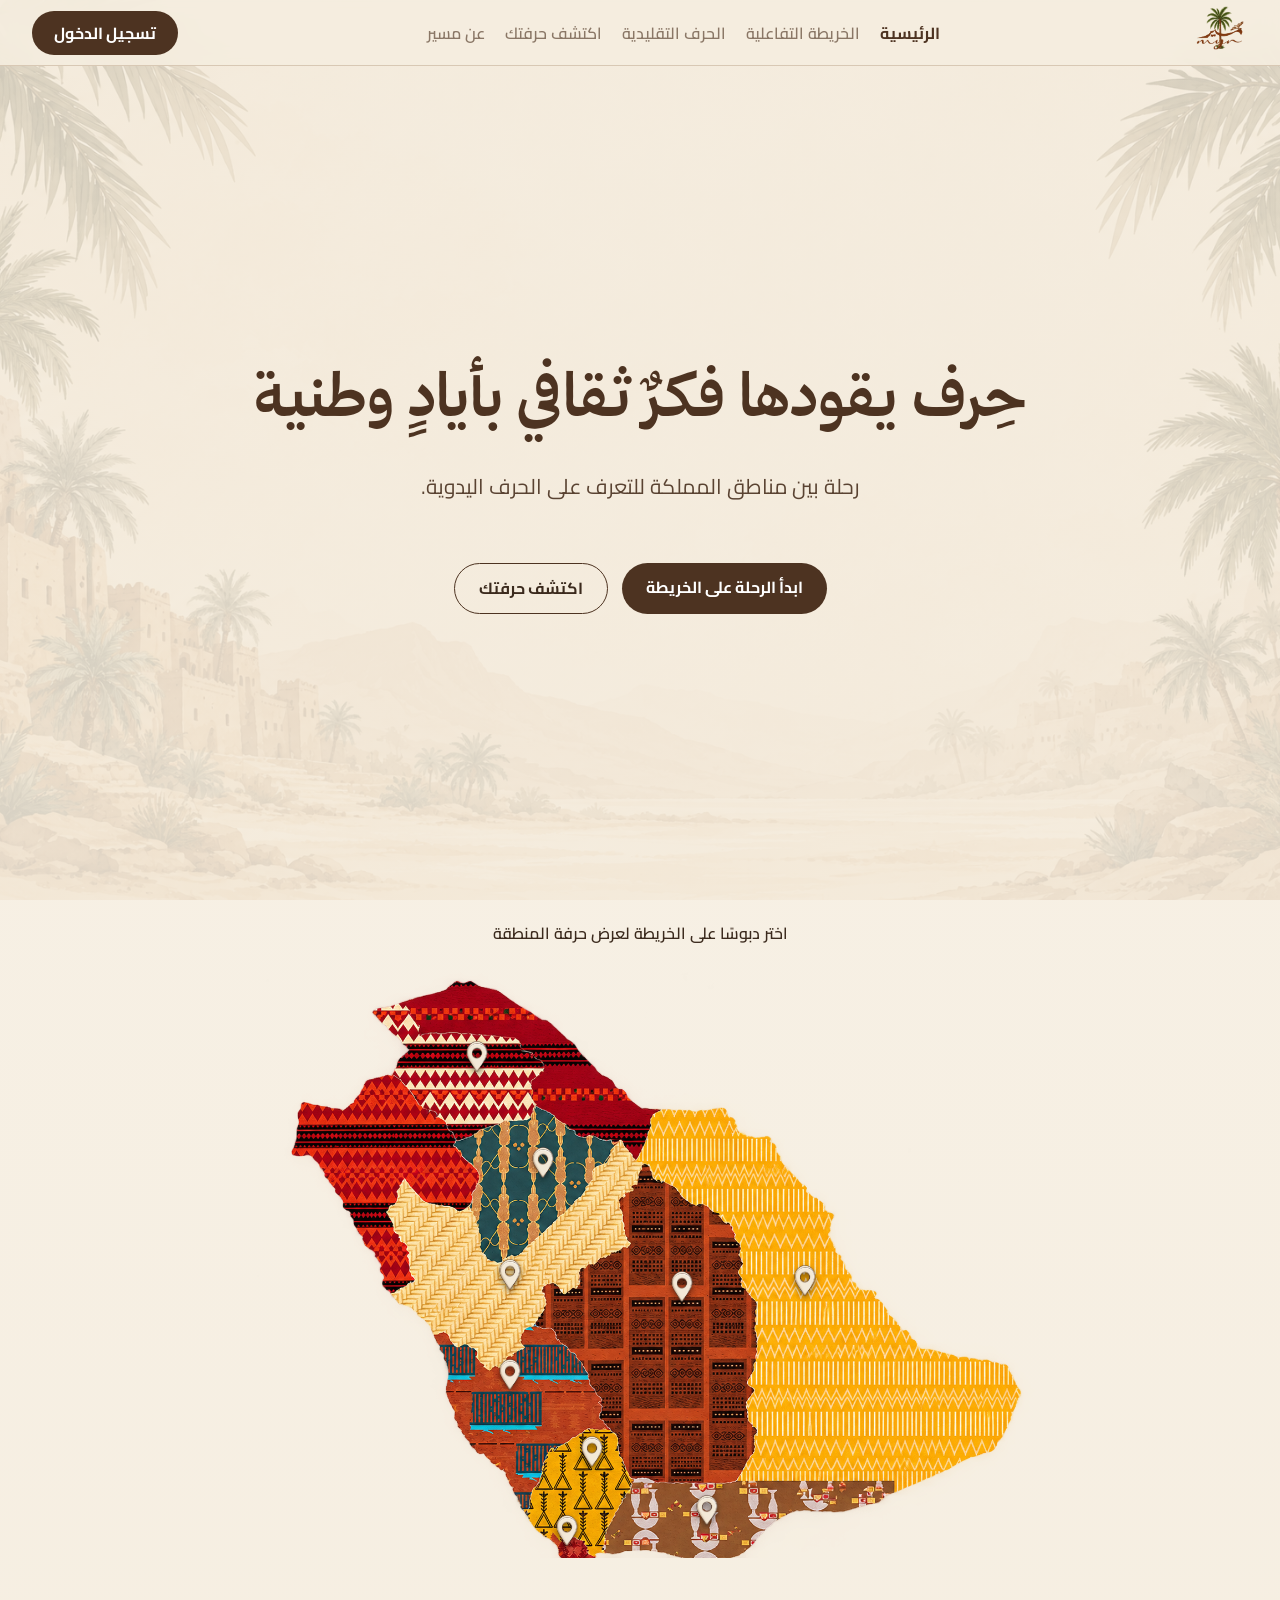
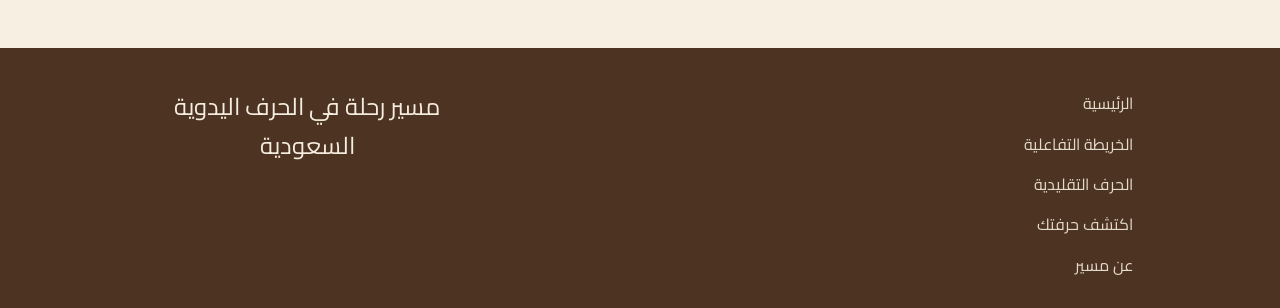
<file: index.html>
<!DOCTYPE html>
<html lang="ar" dir="rtl">
    
    <head>
        
        <meta charset="UTF-8"><meta name="viewport" content="width=device-width,initial-scale=1">
        <title>مسير | الرئيسية</title><link rel="stylesheet" href="style.css"><link rel="stylesheet" href="site.css">
        <script src="data.js"></script><script src="site.js" defer></script></head>
    <body class="site" data-page="home"><header id="hdr" class="hdr"></header>
<main class="wrap"><section class="hero"><div class="hero-txt"><h1>حِرف يقودها فكرٌ ثقافي بأيادٍ وطنية</h1>
            <p>رحلة بين مناطق المملكة للتعرف على الحرف اليدوية.</p></div>
        <div class="hero-btns"><a class="btn" href="#map">ابدأ الرحلة على الخريطة</a>
            <a class="btn alt" href="quiz.html">اكتشف حرفتك</a></div></section>
    <section id="map"><p class="hint">اختر دبوسًا على الخريطة لعرض حرفة المنطقة</p>
        <div id="stage" class="stage"><img src="saudi-map.png" alt="خريطة المملكة">
        
        </div>
    </section>
</main>
        
<footer id="ftr" class="ft"></footer></body></html>
</file>
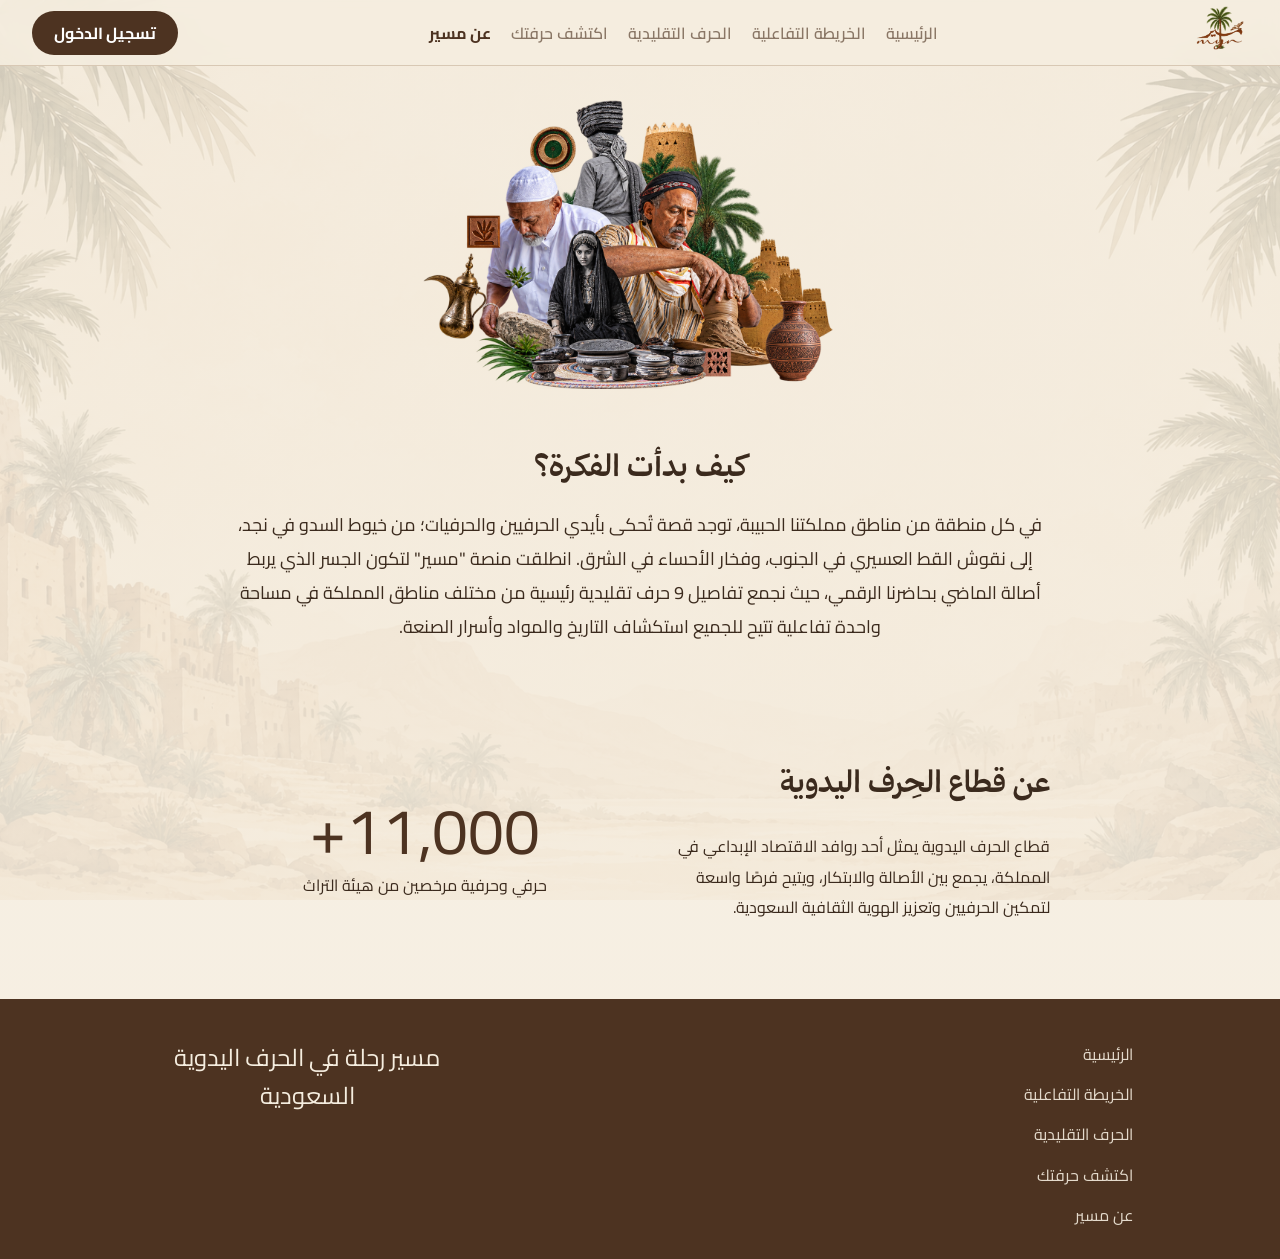
<file: about.html>
<!DOCTYPE html>
<html lang="ar" dir="rtl">
    <head>
        
        <meta charset="UTF-8"><meta name="viewport" content="width=device-width,initial-scale=1">
        <title>مسير | عن مسير</title>
        <link rel="stylesheet" href="style.css"><link rel="stylesheet" href="site.css">
        <script src="data.js"></script><script src="site.js" defer></script>
    
    </head>
    
    <body class="site" data-page="about"><header id="hdr" class="hdr"></header>
<main class="wrap"><img class="shot ab" src="img/about.png" alt="عن مسير"><div class="free">
        <h2 class="t" style="margin-top:0">كيف بدأت الفكرة؟</h2><div class="call-free">في كل منطقة من مناطق مملكتنا الحبيبة، توجد قصة تُحكى بأيدي الحرفيين والحرفيات؛ من خيوط السدو في نجد، إلى نقوش القط العسيري في الجنوب، وفخار الأحساء في الشرق. انطلقت منصة "مسير" لتكون الجسر الذي يربط أصالة الماضي بحاضرنا الرقمي، حيث نجمع تفاصيل 9 حرف تقليدية رئيسية من مختلف مناطق المملكة في مساحة واحدة تفاعلية تتيح للجميع استكشاف التاريخ والمواد وأسرار الصنعة.</div></div><div class="free two"><div><h2 class="t" style="text-align:right;margin-top:0">عن قطاع الحِرف اليدوية</h2><p>قطاع الحرف اليدوية يمثل أحد روافد الاقتصاد الإبداعي في المملكة، يجمع بين الأصالة والابتكار، ويتيح فرصًا واسعة لتمكين الحرفيين وتعزيز الهوية الثقافية السعودية.</p></div><div class="stat-free"><div class="num">+11,000</div><div>حرفي وحرفية مرخصين من هيئة التراث</div></div></div></main>
<footer id="ftr" class="ft"></footer></body></html>
</file>
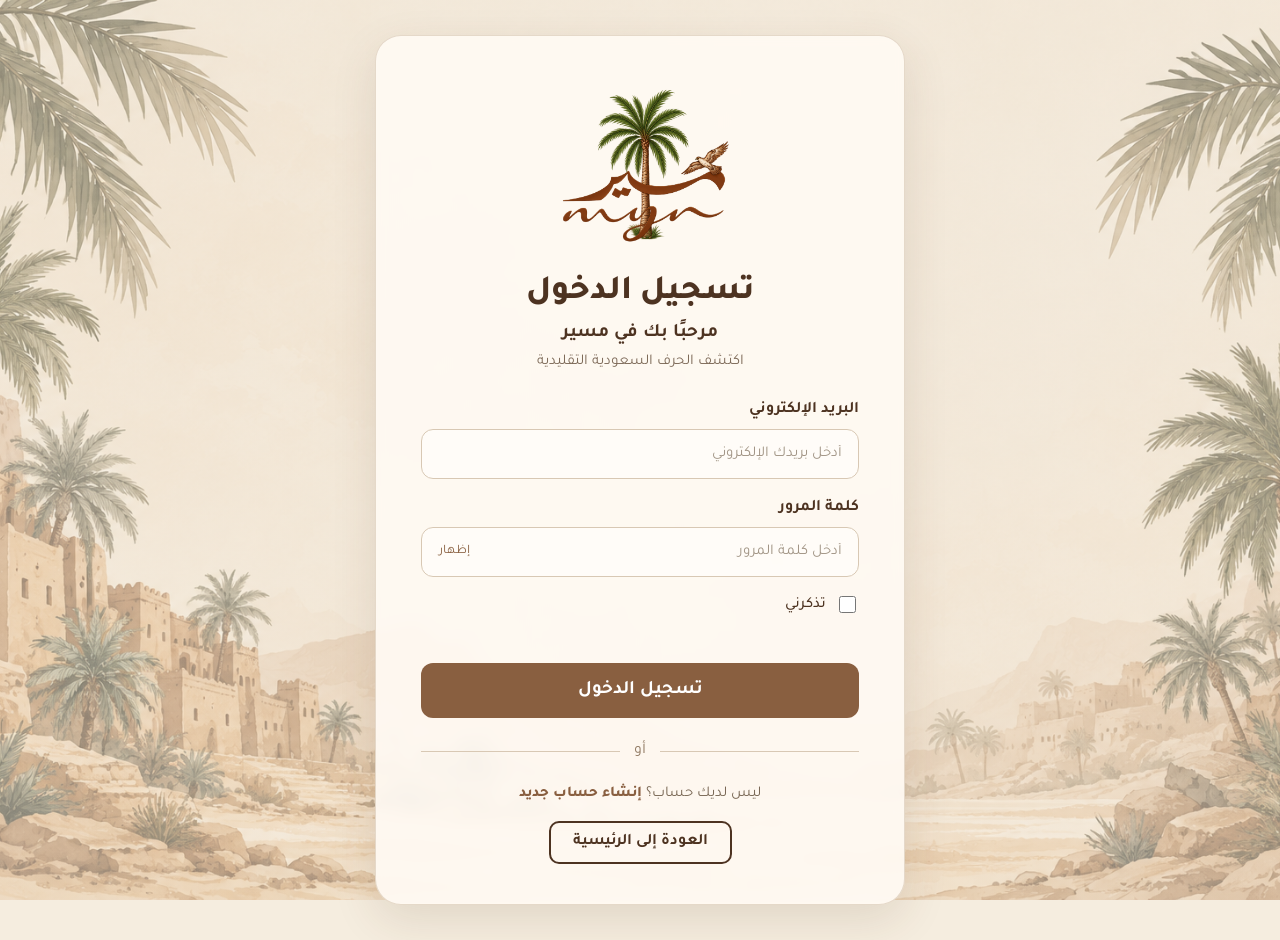
<file: admin-quiz.html>
<!DOCTYPE html>
<html lang="ar" dir="rtl">

<head>
  <meta charset="UTF-8">
  <meta name="viewport"
        content="width=device-width, initial-scale=1.0">

  <title>إدارة الاختبار | مسير</title>

  <link rel="stylesheet" href="style.css">
  <link rel="stylesheet" href="admin-quiz.css">
  <script src="admin-auth.js" defer></script>
</head>

<body>

  <main class="admin-container">

    <section class="admin-card">

      <!-- Page Header -->
      <div class="admin-header">

        <img src="logo.png"
             alt="شعار مسير"
             class="admin-logo">

        <h1>إدارة اختبار اكتشف حرفتك</h1>

      

      </div>


      <!-- Questions List -->
      <div class="admin-section">

        <div class="section-header">
          <h2>الأسئلة الحالية</h2>

          <button type="button"
                  id="add-question-btn"
                  class="admin-btn">
            + إضافة سؤال
          </button>
        </div>

        <div id="questions-list">
          <!-- Questions will appear here -->
        </div>

      </div>

      <!-- Add / Edit Question Form -->
      <div class="admin-section"
           id="question-form-section"
           hidden>

        <h2 id="form-title">إضافة سؤال جديد</h2>

        <form id="question-form">

          <label for="question-input">
            نص السؤال
          </label>

          <textarea id="question-input"
                    rows="3"
                    required></textarea>

          <h3>خيارات الإجابة</h3>

<label for="option1">الخيار الأول</label>
<input type="text" id="option1" required>

<label for="tag1">تصنيف الخيار الأول</label>
<select id="tag1" required></select>

<label for="option2">الخيار الثاني</label>
<input type="text" id="option2" required>

<label for="tag2">تصنيف الخيار الثاني</label>
<select id="tag2" required></select>

<label for="option3">الخيار الثالث</label>
<input type="text" id="option3" required>

<label for="tag3">تصنيف الخيار الثالث</label>
<select id="tag3" required></select>

<label for="option4">الخيار الرابع</label>
<input type="text" id="option4" required>

<label for="tag4">تصنيف الخيار الرابع</label>
<select id="tag4" required></select>

          <div class="form-buttons">

            <button type="submit"
                    class="admin-btn">
              حفظ السؤال
            </button>

            <button type="button"
                    id="cancel-btn"
                    class="cancel-btn">
              إلغاء
            </button>

          </div>

        </form>

      </div>
 <button type="button" id="adminLogoutBtn">
       تسجيل الخروج
       </button>
    </section>

  </main>

  <script src="admin-quiz.js"></script>

</body>
</html>
</file>
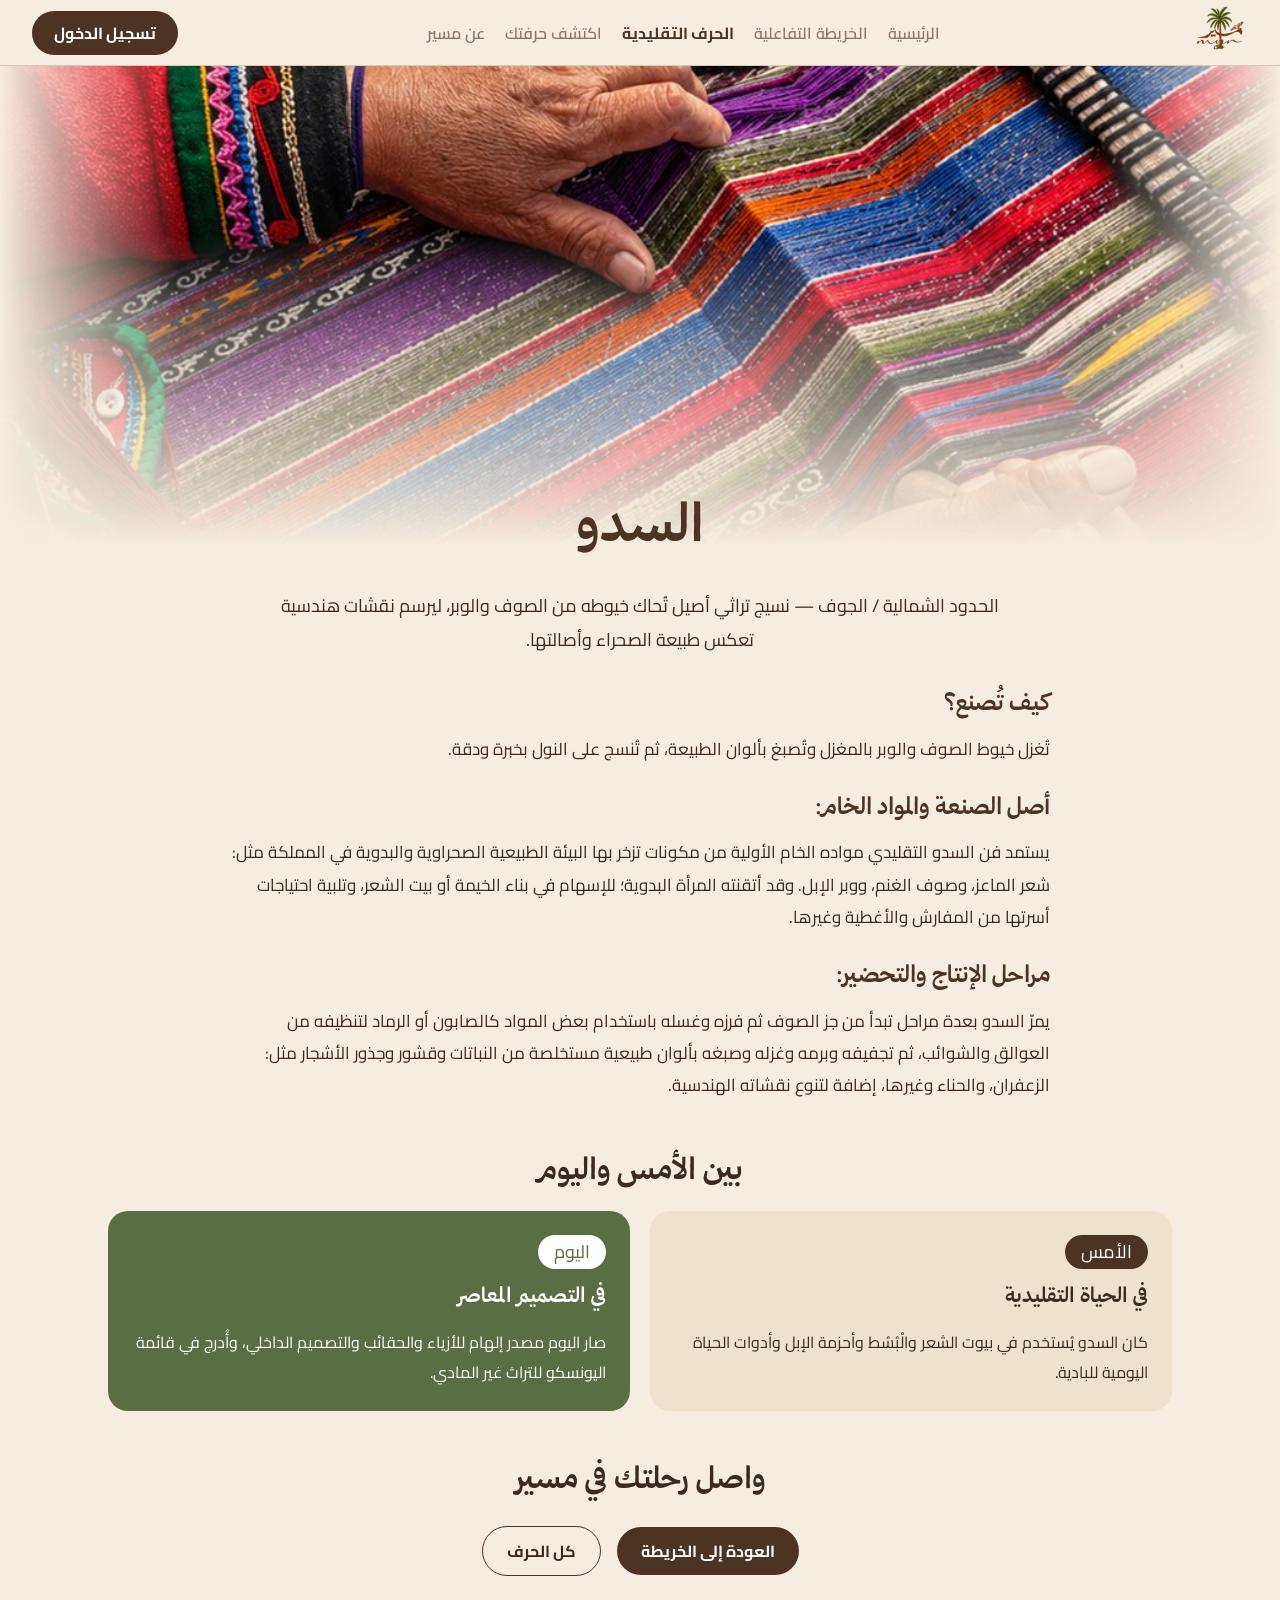
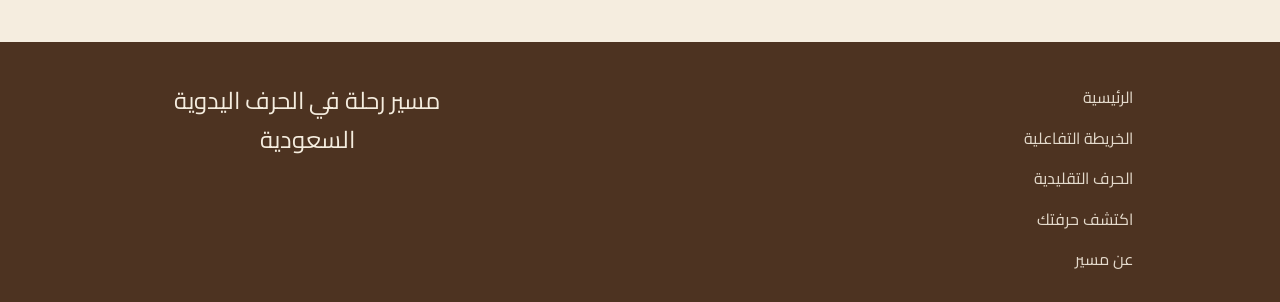
<file: craft.html>
<!DOCTYPE html>
<html lang="ar" dir="rtl">
    
    
    <head>
        <meta charset="UTF-8"><meta name="viewport" content="width=device-width,initial-scale=1">
        <title>مسير | حرفة</title>
        <link rel="stylesheet" href="style.css"><link rel="stylesheet" href="site.css">
        <script src="data.js"></script><script src="site.js" defer></script>
        
    </head>
    
    <body class="site" data-page="craft">
        <header id="hdr" class="hdr"></header>
<main id="root"></main>
<footer id="ftr" class="ft"></footer></body></html>
</file>
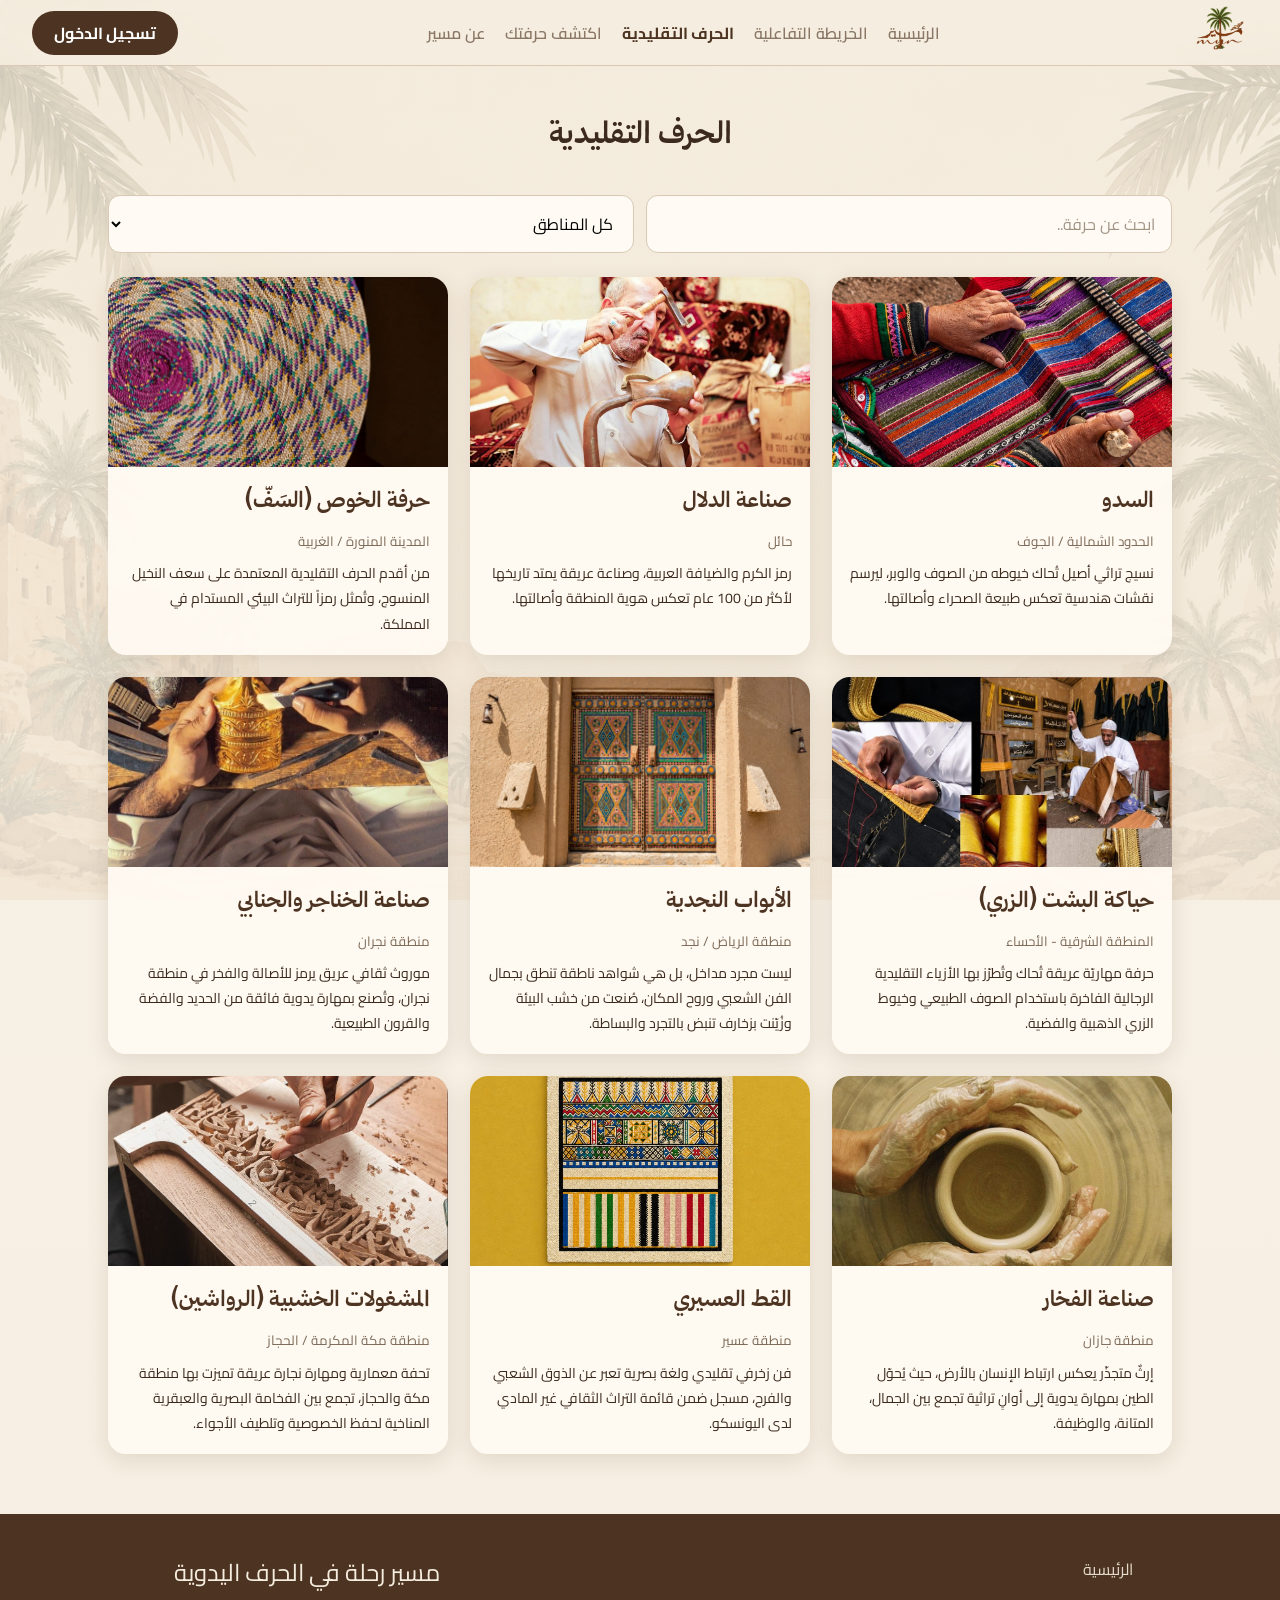
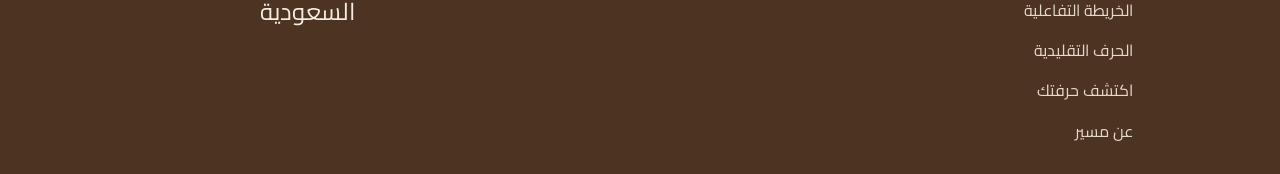
<file: crafts.html>
<!DOCTYPE html>
<html lang="ar" dir="rtl">
    
    <head>
        
        <meta charset="UTF-8"><meta name="viewport" content="width=device-width,initial-scale=1">
        <title>مسير | الحرف التقليدية</title><link rel="stylesheet" href="style.css"><link rel="stylesheet" href="site.css">
        <script src="data.js"></script><script src="site.js" defer></script>
    
    </head>
    <body class="site" data-page="crafts">
        <header id="hdr" class="hdr"></header>
<main class="wrap"><h2 class="t">الحرف التقليدية</h2><div class="bar">
        <input id="q" type="search" placeholder="ابحث عن حرفة..">
        <select id="r"></select></div><div id="out" class="grid"></div></main>
        
<footer id="ftr" class="ft"></footer></body></html>
</file>
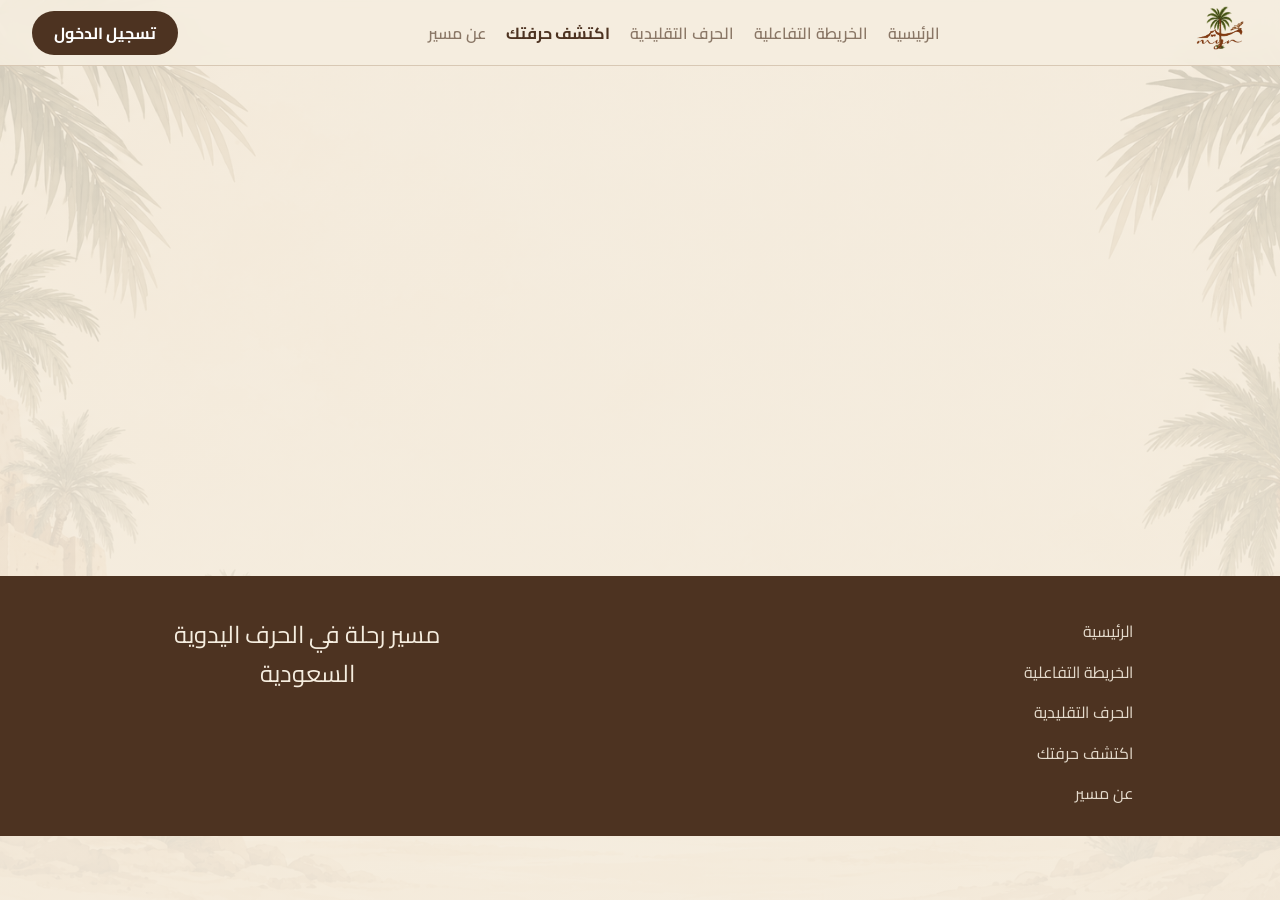
<file: discover.html>
<!DOCTYPE html>
<html lang="ar" dir="rtl">
    
    <head>
        
        <meta charset="UTF-8"><meta name="viewport" content="width=device-width,initial-scale=1">
        <title>مسير | اكتشف حرفتك</title><link rel="stylesheet" href="style.css"><link rel="stylesheet" href="site.css">
        <script src="data.js"></script><script src="site.js" defer></script>
    
    </head>
    
    <body class="site" data-page="discover">
        <header id="hdr" class="hdr"></header>
<main class="wrap" style="min-height:50vh"></main>
<footer id="ftr" class="ft"></footer></body></html>
</file>
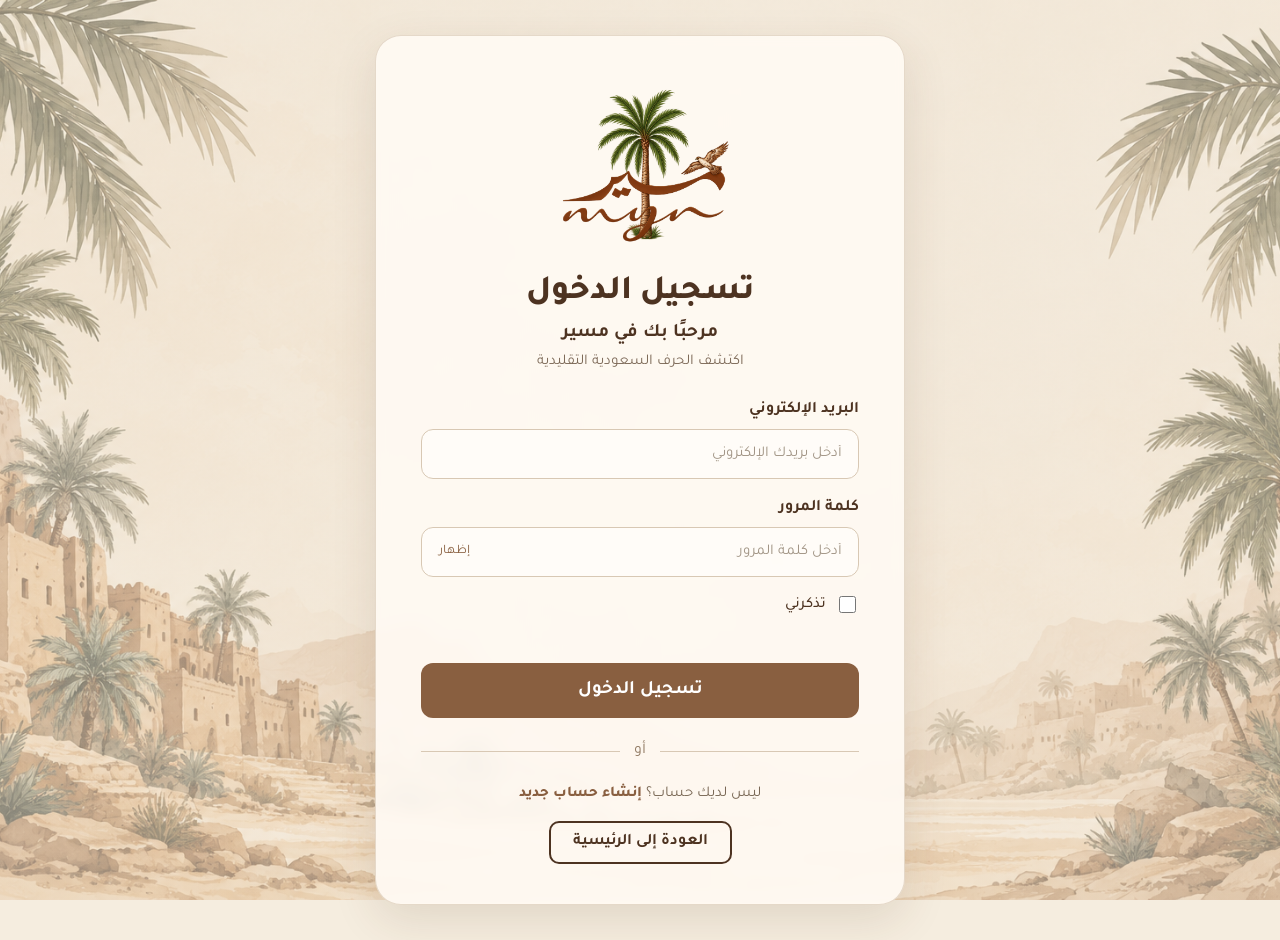
<file: login.html>
<!DOCTYPE html>
<html lang="ar" dir="rtl">
<head>
  <meta charset="UTF-8">
  <meta name="viewport" content="width=device-width, initial-scale=1.0">
  <title>مسير | تسجيل الدخول</title>
  <link rel="stylesheet" href="style.css">
  <script src="auth.js" defer></script>
</head>
<body>

  <main class="auth-container">
    <section class="auth-card">

      <a href="login.html" class="brand">
        <img src="logo.png" alt="شعار مسير" class="logo">
      </a>

      <h1>تسجيل الدخول</h1>
      <p class="welcome">مرحبًا بك في مسير</p>
      <p class="description">
        اكتشف الحرف السعودية التقليدية
      </p>

      <form id="loginForm">

        <label for="loginEmail">البريد الإلكتروني</label>
        <input
          type="email"
          id="loginEmail"
          placeholder="أدخل بريدك الإلكتروني"
          autocomplete="email"
          required
        >

        <label for="loginPassword">كلمة المرور</label>
        <div class="password-field">
          <input
            type="password"
            id="loginPassword"
            placeholder="أدخل كلمة المرور"
            autocomplete="current-password"
            required
          >
          <button type="button"
                  class="toggle-password"
                  data-target="loginPassword"
                  aria-label="إظهار كلمة المرور">
            إظهار
          </button>
        </div>

        <div class="form-options">
          <label class="remember">
            <input type="checkbox" id="rememberMe">
            تذكرني
          </label>
        </div>

        <p id="message" class="message"
           role="status" aria-live="polite"></p>

        <button type="submit" class="main-btn">
          تسجيل الدخول
        </button>

      </form>

      <div class="separator">أو</div>

      <p class="switch-page">
        ليس لديك حساب؟
        <a href="register.html">إنشاء حساب جديد</a>
      </p>
<a class="site-back" href="index.html">
  العودة إلى الرئيسية
</a>
    </section>
  </main>

</body>
</html>
</file>
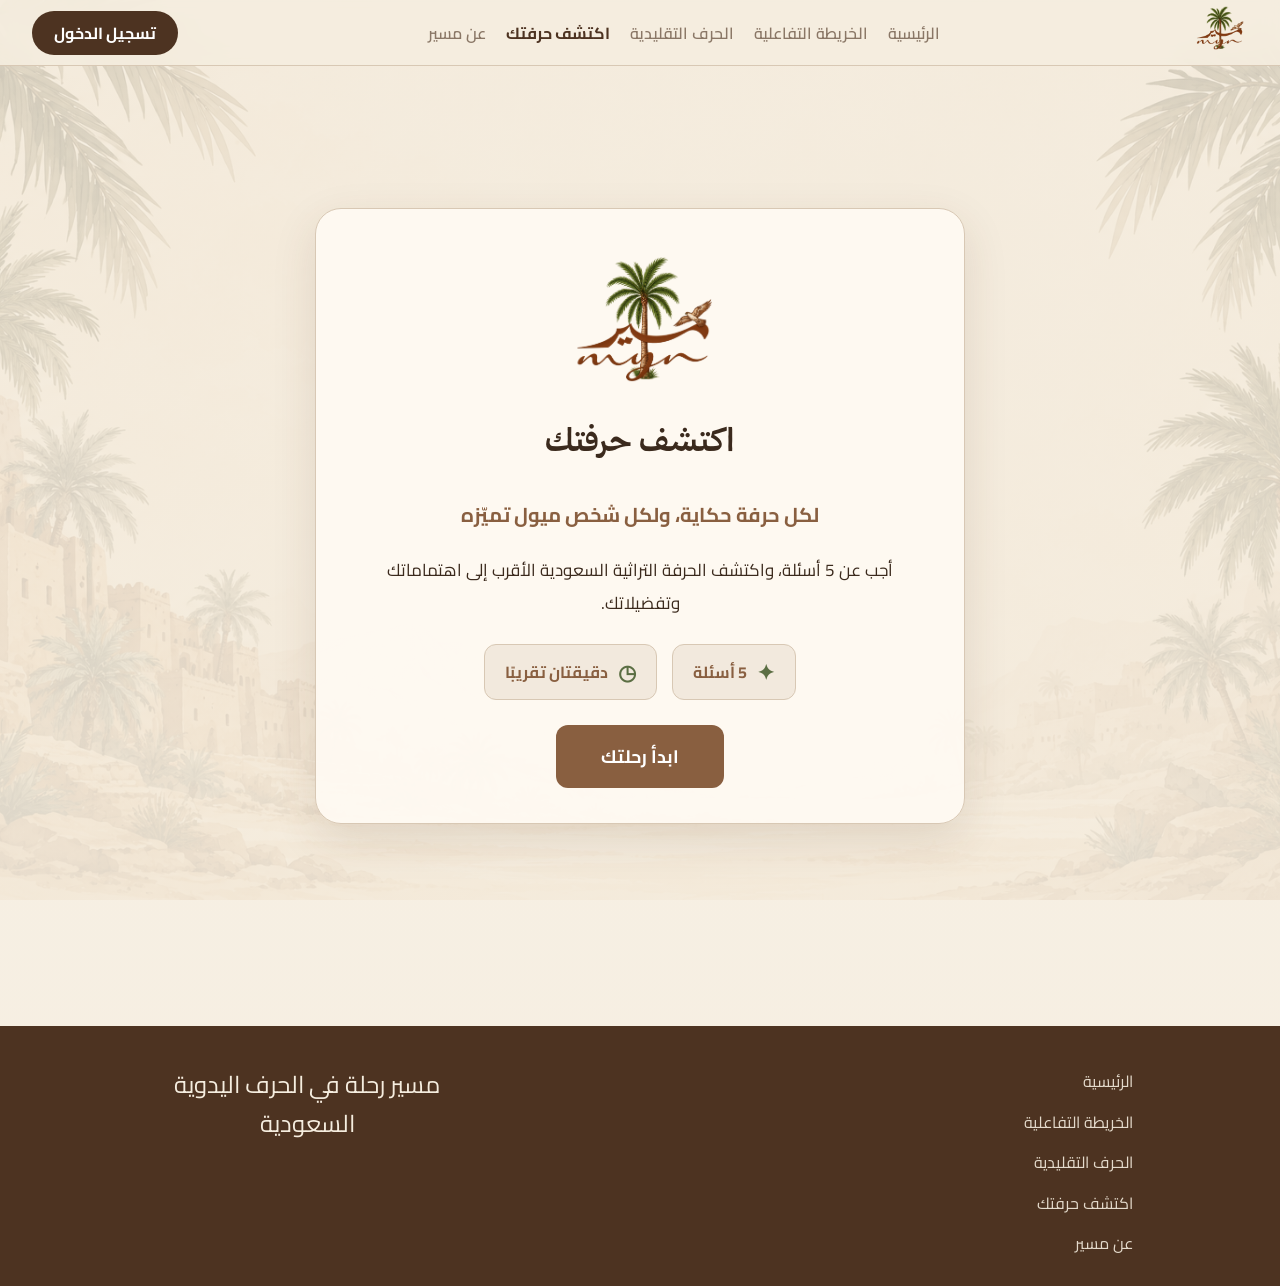
<file: quiz.html>
<!DOCTYPE html>
<html lang="ar" dir="rtl">
<head>
  <meta charset="UTF-8">
  <meta name="viewport" content="width=device-width, initial-scale=1.0">

  <title>مسير | اكتشف حرفتك</title>

  <link rel="stylesheet" href="style.css">
  <link rel="stylesheet" href="site.css">
  <link rel="stylesheet" href="quiz.css">
</head>

<body class="site" data-page="discover">
  <header id="hdr" class="hdr"></header>
  <main class="quiz-container">
    <section class="quiz-card" id="welcome-screen">

      <img src="logo.png" alt="شعار مسير" class="quiz-logo">

      <h1>اكتشف حرفتك</h1>

      <p class="quiz-subtitle">
        لكل حرفة حكاية، ولكل شخص ميول تميّزه
      </p>

      <p class="quiz-description">
  أجب عن <span id="quiz-count-text"></span>،
  واكتشف الحرفة التراثية السعودية
  الأقرب إلى اهتماماتك وتفضيلاتك.
</p>

      <div class="quiz-info">

  <div class="info-item">
    <span class="info-icon">✦</span>
    <span id="quiz-count-info"></span>
  </div>

  <div class="info-item">
    <span class="info-icon">◷</span>
    <span>دقيقتان تقريبًا</span>
  </div>

</div>

      <button type="button" class="start-btn" id="start-btn">
        ابدأ رحلتك
      </button>

    </section>
	
	<section class="quiz-card" id="question-screen" hidden>

  <p id="question-number">السؤال 1 من 5</p>
  <div class="progress-bar">
   <div class="progress-fill" id="progress-fill"></div>
   </div>
  <h2 id="question-text"></h2>

  <div id="answer-options"></div>

  <div class="quiz-navigation">
    <button type="button" id="prev-btn">السابق</button>
    <button type="button" id="next-btn">التالي</button>
  </div>

</section>

<section class="quiz-card" id="result-screen" hidden>

  <h2 class="result-title">اكتشفنا حرفتك!</h2>

  <p class="result-description">
    بناءً على إجاباتك، هذه الحرفة التراثية
    الأقرب إلى اهتماماتك وتفضيلاتك
  </p>

  <div id="result-crafts"></div>

  <button type="button"
          id="restart-btn"
          class="start-btn">
    إعادة الاختبار
  </button>

</section>
  </main>
  <footer id="ftr" class="ft"></footer>
<script src="data.js"></script>
<script src="site.js"></script>
<script src="quiz.js"></script>
</body>
</html>
</file>
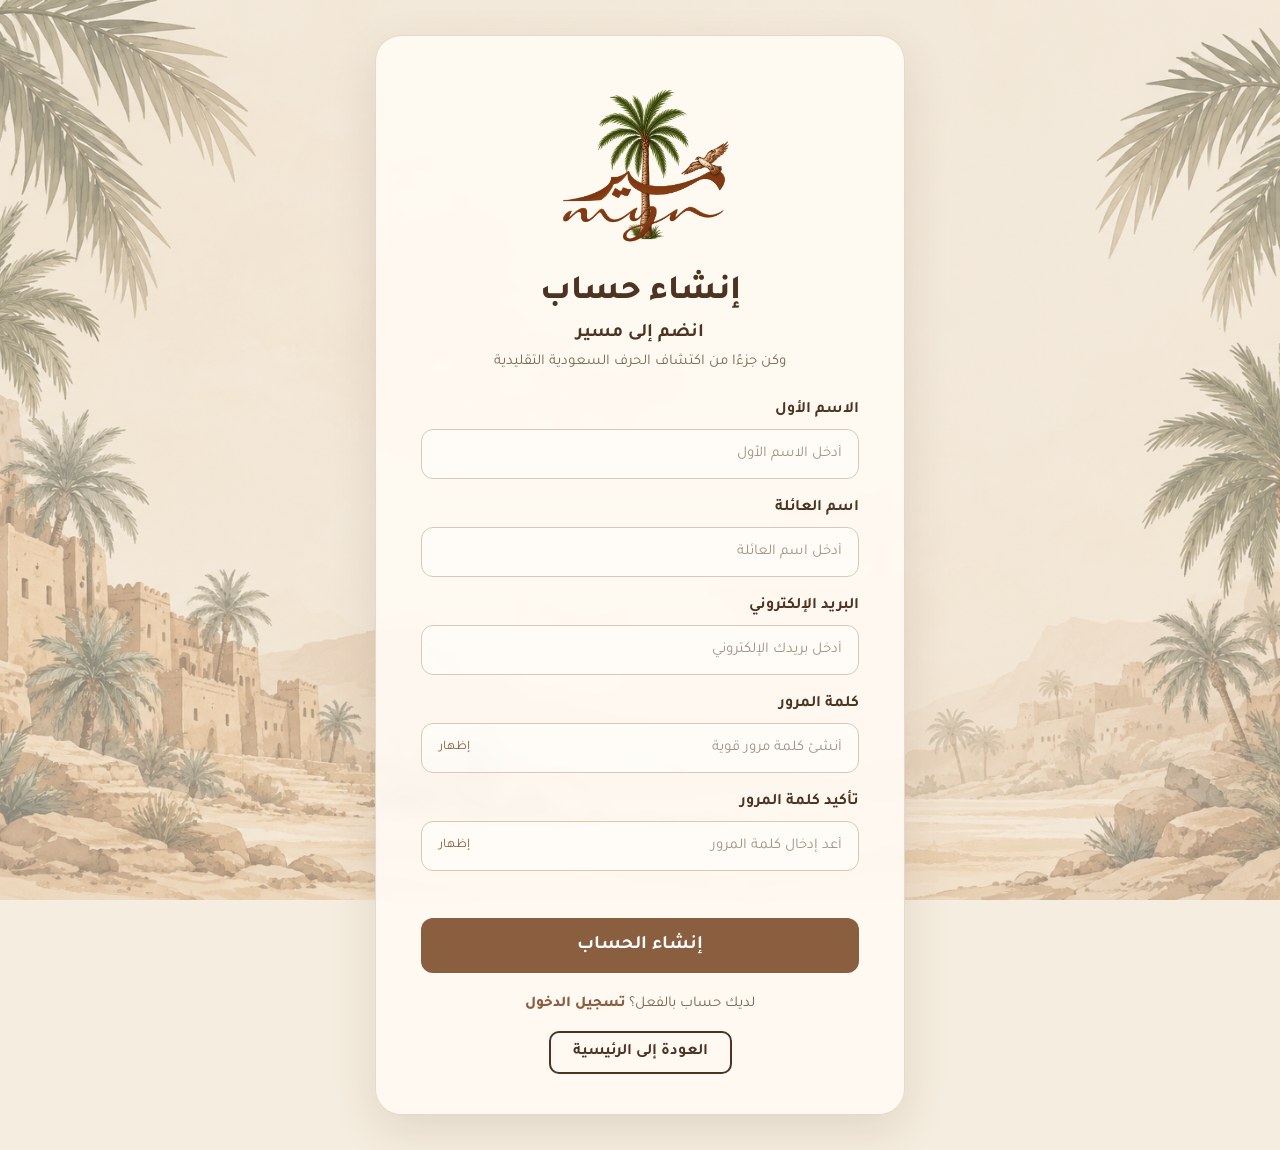
<file: register.html>
<!DOCTYPE html>
<html lang="ar" dir="rtl">
<head>
  <meta charset="UTF-8">
  <meta name="viewport" content="width=device-width, initial-scale=1.0">
  <title>مسير | إنشاء حساب</title>
  <link rel="stylesheet" href="style.css">
  <script src="auth.js" defer></script>
</head>
<body>

  <main class="auth-container">
    <section class="auth-card">

      <a href="login.html" class="brand">
        <img src="logo.png" alt="شعار مسير" class="logo">
      </a>

      <h1>إنشاء حساب</h1>
      <p class="welcome">انضم إلى مسير</p>
      <p class="description">
        وكن جزءًا من اكتشاف الحرف السعودية التقليدية
      </p>

      <form id="registerForm">

        <label for="firstName">الاسم الأول</label>
<input
  type="text"
  id="firstName"
  placeholder="أدخل الاسم الأول"
  autocomplete="given-name"
  required
>

<label for="lastName">اسم العائلة</label>
<input
  type="text"
  id="lastName"
  placeholder="أدخل اسم العائلة"
  autocomplete="family-name"
  required
>

        <label for="registerEmail">البريد الإلكتروني</label>
        <input
          type="email"
          id="registerEmail"
          placeholder="أدخل بريدك الإلكتروني"
          autocomplete="email"
          required
        >

        <label for="registerPassword">كلمة المرور</label>
        <div class="password-field">
          <input
            type="password"
            id="registerPassword"
            placeholder="أنشئ كلمة مرور قوية"
            autocomplete="new-password"
            minlength="8"
            required
          >
          <button type="button"
                  class="toggle-password"
                  data-target="registerPassword"
                  aria-label="إظهار كلمة المرور">
            إظهار
          </button>
        </div>

        <label for="confirmPassword">تأكيد كلمة المرور</label>
        <div class="password-field">
          <input
            type="password"
            id="confirmPassword"
            placeholder="أعد إدخال كلمة المرور"
            autocomplete="new-password"
            required
          >
          <button type="button"
                  class="toggle-password"
                  data-target="confirmPassword"
                  aria-label="إظهار كلمة المرور">
            إظهار
          </button>
        </div>

        <p id="message" class="message"
           role="status" aria-live="polite"></p>

        <button type="submit" class="main-btn">
          إنشاء الحساب
        </button>

      </form>

      <p class="switch-page">
        لديك حساب بالفعل؟
        <a href="login.html">تسجيل الدخول</a>
      </p>
<a class="site-back" href="index.html">
  العودة إلى الرئيسية
</a>
    </section>
  </main>

</body>
</html>
</file>
<file: style.css>
@import url('https://fonts.googleapis.com/css2?family=Tajawal:wght@400;500;600;700;800&display=swap');

:root {
  --beige: #f5eddf;
  --brown: #895f40;
  --dark-brown: #4d3321;
  --olive: #626b45;
  --border: #d8c8b4;
  --card: rgba(255, 250, 243, 0.92);
}

* {
  box-sizing: border-box;
}

body {
  margin: 0;
  min-height: 100vh;
  font-family: 'Tajawal', Arial, sans-serif;
  color: var(--dark-brown);
  background-color: var(--beige);
  background-image:
    linear-gradient(
      rgba(245, 237, 223, 0.42),
      rgba(245, 237, 223, 0.42)
    ),
    url("heritage-bg.png");
  background-position: center;
  background-size: cover;
  background-attachment: fixed;
}

.auth-container {
  min-height: 100vh;
  display: flex;
  justify-content: center;
  align-items: center;
  padding: 35px 20px;
}

.auth-card {
  width: 100%;
  max-width: 530px;
  padding: 35px 45px 40px;
  background: var(--card);
  border: 1px solid rgba(216, 200, 180, 0.65);
  border-radius: 26px;
  box-shadow: 0 15px 45px rgba(80, 50, 25, 0.12);
  backdrop-filter: blur(6px);
}

.brand {
  display: block;
  text-align: center;
}

.logo {
  display: block;
  width: 210px;
  max-width: 80%;
  height: 190px;
  object-fit: contain;
  margin: 0 auto 12px;
}

h1 {
  text-align: center;
  font-size: 34px;
  font-weight: 800;
  margin: 8px 0;
}

.welcome {
  text-align: center;
  font-size: 19px;
  font-weight: 700;
  margin: 8px 0;
}

.description {
  text-align: center;
  font-size: 15px;
  color: #7d6a58;
  margin: 5px 0 30px;
}

label {
  display: block;
  font-size: 16px;
  font-weight: 700;
  margin: 20px 0 9px;
}

input:not([type="checkbox"]) {
  width: 100%;
  padding: 15px 16px;
  font-family: inherit;
  font-size: 15px;
  color: var(--dark-brown);
  background: rgba(255, 255, 255, 0.45);
  border: 1px solid var(--border);
  border-radius: 12px;
  outline: none;
  transition: border-color 0.2s;
}

input:focus {
  border-color: var(--brown);
}

input::placeholder {
  color: #a19485;
}

input[type="email"] {
  direction: rtl;
}

.password-field {
  position: relative;
}

.password-field input {
  padding-left: 75px !important;
}

.toggle-password {
  position: absolute;
  left: 12px;
  top: 50%;
  transform: translateY(-50%);
  border: none;
  background: transparent;
  color: var(--brown);
  font-family: inherit;
  font-size: 13px;
  cursor: pointer;
}

.form-options {
  margin-top: 16px;
}

.remember {
  display: flex;
  align-items: center;
  gap: 9px;
  font-weight: 500;
  font-size: 15px;
  margin: 0;
  cursor: pointer;
}

.remember input {
  accent-color: var(--brown);
  width: 17px;
  height: 17px;
}

.main-btn {
  width: 100%;
  padding: 16px;
  border: none;
  border-radius: 12px;
  background: var(--brown);
  color: #fff;
  font-family: inherit;
  font-size: 19px;
  font-weight: 700;
  cursor: pointer;
  transition: background 0.2s, transform 0.2s;
}

.main-btn:hover {
  background: #704a30;
  transform: translateY(-1px);
}

.message {
  min-height: 20px;
  font-size: 14px;
  margin: 17px 0 10px;
}

.message.error {
  color: #a93226;
}

.message.success {
  color: #426a39;
}

.separator {
  display: flex;
  align-items: center;
  gap: 14px;
  margin: 24px 0;
  color: #927b64;
  text-align: center;
}

.separator::before,
.separator::after {
  content: "";
  height: 1px;
  background: var(--border);
  flex: 1;
}

.switch-page {
  text-align: center;
  font-size: 15px;
  margin: 22px 0 0;
  color: #786653;
}

.switch-page a {
  color: var(--brown);
  text-decoration: none;
  font-weight: 800;
}

.switch-page a:hover {
  text-decoration: underline;
}

@media (max-width: 600px) {
  .auth-card {
    padding: 25px 22px;
    border-radius: 18px;
  }

  .logo {
    width: 170px;
    height: 155px;
  }

  h1 {
    font-size: 28px;
  }
}
.site-back {
  display: block;
  width: fit-content;
  margin: 18px auto 0;
  padding: 10px 22px;
  border: 2px solid #4d3321;
  border-radius: 10px;
  color: #4d3321;
  text-decoration: none;
  font-weight: 700;
  transition: 0.3s;
}

.site-back:hover {
  background-color: #4d3321;
  color: white;
}
</file>
<file: site.css>
@import url('https://fonts.googleapis.com/css2?family=Cairo:wght@400;600;700&display=swap');
@font-face {
  font-family: 'The Year of Handicrafts';
  src: url('TheYearofHandicrafts-SemiBold.otf') format('opentype');
  font-weight: 600;
  font-style: normal;
}
body.site{font-family:'Cairo',sans-serif;color:#3b2a1d;background:linear-gradient(180deg,rgba(245,237,223,.78),rgba(245,237,223,.93)),url(heritage-bg.png) center/cover fixed;line-height:1.9}
.site h1,
.site h2,
.site h3 {
  font-family: 'The Year of Handicrafts', 'Cairo', sans-serif;
  font-weight: 600;
}.site a{color:inherit;text-decoration:none}
:root{--terra:#4d3321;--olive:#5b6e43;--beige:#f5eddf;--card:rgba(255,250,243,.94)}
.hdr{position:sticky;top:0;z-index:50;background:rgba(245,237,223,.92);backdrop-filter:blur(8px);border-bottom:1px solid #d8c8b4}
.hdr-in{max-width:1100px;margin:auto;display:flex;align-items:center;justify-content:center;gap:22px;padding:6px 18px;flex-wrap:wrap}
.hdr img{height:44px}.hdr nav{display:flex;gap:20px;align-items:center;flex-wrap:wrap}
.hdr nav a{font-weight:600;padding:2px 0;border-bottom:2px solid transparent}.hdr nav a[aria-current]{border-color:var(--terra);color:var(--terra)}
.btn{display:inline-block;background:var(--terra);color:#fff!important;padding:9px 24px;border-radius:30px;font-weight:700;border:0;cursor:pointer;font-family:inherit;font-size:16px}
.btn.alt{background:transparent;color:var(--terra)!important;border:2px solid var(--terra)}
.wrap{max-width:1100px;margin:auto;padding:0 18px}
.hero{text-align:center;padding:60px 0 20px}.hero h1{font-size:clamp(30px,5vw,52px);margin:0 0 8px;color:#4d3321}
.hero p{font-size:19px;margin:0 0 24px}.hero .btn{margin:4px}
h2.t{font-size:32px;text-align:center;margin:40px 0 8px}
.hint{text-align:center;font-weight:600}
.stage{position:relative;max-width:820px;margin:20px auto 90px}.stage>img{width:100%;display:block}
.pin{position:absolute;transform:translate(-50%,-100%);width:34px;background:none;border:0;padding:0;cursor:pointer;transition:transform .15s;filter:drop-shadow(0 3px 3px rgba(0,0,0,.35))}
.pin img{width:100%}.pin:hover,.pin.on{transform:translate(-50%,-100%) scale(1.2);z-index:6}
.pop{position:absolute;z-index:20;width:250px;transform:translateX(-50%);background:var(--card);border-radius:16px;box-shadow:0 12px 35px rgba(60,35,15,.3);overflow:hidden;text-align:right}
.pop.up{transform:translate(-50%,-100%)}.pop img{width:100%;height:120px;object-fit:cover;display:block}
.pop div{padding:10px 14px 14px}.pop h3{margin:0;font-size:20px;color:var(--terra)}.pop p{margin:4px 0 10px;font-size:13px;line-height:1.7}.pop .btn{padding:5px 16px;font-size:14px}
.grid{display:grid;grid-template-columns:repeat(auto-fill,minmax(280px,1fr));gap:22px;margin:24px 0 50px}
.card{background:var(--card);border-radius:18px;overflow:hidden;box-shadow:0 6px 22px rgba(80,50,25,.12);transition:transform .2s}.card:hover{transform:translateY(-4px)}
.card img{width:100%;height:190px;object-fit:cover;display:block}.card div{padding:14px 18px 18px}.card h3{margin:0;font-size:23px;color:var(--terra)}.card small{color:#7d6a58}.card p{margin:6px 0 0;font-size:14px;line-height:1.8}
.bar{display:flex;gap:12px;margin:28px 0 0;flex-wrap:wrap}.bar input,.bar select{flex:1;min-width:200px;padding:12px 16px;border:1px solid #d8c8b4;border-radius:12px;font:inherit;background:#fffaf3}
.box{background:var(--card);border-radius:22px;padding:30px;margin:26px auto;box-shadow:0 6px 22px rgba(80,50,25,.1)}
.call{background:#efe2cc;border-right:5px solid var(--terra);border-radius:12px;padding:16px 20px;font-size:17px}
.two{display:grid;grid-template-columns:1fr 1fr;gap:24px;align-items:center}.stat{text-align:center;background:#efe2cc;border-radius:20px;padding:26px}
.num{font-size:64px;color:#4d3321;line-height:1.2;direction:ltr}
.shot{width:100%;border-radius:22px;display:block;margin:26px auto;box-shadow:0 8px 28px rgba(80,50,25,.2)}
.dh{position:relative;height:min(55vh,460px);overflow:hidden;color:#fff;display:flex;align-items:flex-end}
.dh>img{position:absolute;inset:0;width:100%;height:100%;object-fit:cover}.dh:after{content:"";position:absolute;inset:0;background:linear-gradient(to top,rgba(40,22,10,.92),rgba(40,22,10,.35) 55%,rgba(40,22,10,.1))}
.dh .wrap{position:relative;z-index:2;padding-bottom:28px;width:100%}.dh h1{font-size:clamp(34px,6vw,58px);margin:0}.dh p{margin:0;font-size:18px;max-width:700px}
.big{position:relative;border-radius:22px;overflow:hidden;margin:26px 0;height:360px}.big img{width:100%;height:100%;object-fit:cover}.big:after{content:"";position:absolute;inset:0;background:linear-gradient(to top,rgba(91,110,67,.55),rgba(245,237,223,0) 60%)}
.sec h3{font-size:25px;color:var(--terra);margin:0 0 4px}.sec p{margin:0 0 20px;font-size:17px}
.dual{display:grid;grid-template-columns:1fr 1fr;gap:20px}.dual>div{border-radius:20px;padding:24px}
.was{background:#efe2cc}.now{background:var(--olive);color:#fff}
.badge{display:inline-block;padding:0 16px;border-radius:20px;background:#fff;color:var(--olive);font-size:18px}.was .badge{background:var(--terra);color:#fff}
.dual h3{font-size:22px;margin:8px 0}.dual p{margin:0}
.nextj{text-align:center;margin:40px 0}.nextj .btn{margin:6px}
footer.ft{background:#4d3321;color:#f5eddf;text-align:center;padding:28px 18px;margin-top:50px}
footer.ft nav{display:flex;gap:22px;justify-content:center;flex-wrap:wrap;margin-bottom:10px}footer.ft p{
  margin:0;
  font-family:'Cairo',sans-serif;
}
@media(max-width:700px){.two,.dual{grid-template-columns:1fr}.pin{width:26px}.pop{width:210px}}
/* v2 */
.hdr-in{justify-content:space-between;gap:16px}.hdr .lg img{height:44px}.hdr nav{flex:1;justify-content:center}
.hdr nav a:not(.btn){background:none!important}.hdr .btn.login{padding:7px 22px}
.hero{padding:70px 0 40px}.hero-logo{width:min(320px,70%);display:block;margin:0 auto 10px;background:none;border:0;box-shadow:none}
.hero h1{margin-bottom:14px}.hero p{margin-bottom:34px;color:#5a4332}
.btn{background:#4d3321}.btn.alt{background:transparent;color:#3b2a1d!important;border:1.5px solid #4d3321}
.dh{height:min(60vh,480px);display:block}.dh:after{background:linear-gradient(to bottom,rgba(245,237,223,0) 45%,rgba(245,237,223,.75) 82%,#f5eddf)}
.dt{margin-top:-70px;position:relative;z-index:3;text-align:center}.dt h1{font-size:clamp(34px,6vw,56px);margin:0;color:#4d3321}.dt p{max-width:720px;margin:6px auto 24px;font-size:18px}
.sec{max-width:820px;margin:10px auto 20px;background:none}.shot{box-shadow:none;border-radius:0}
.free{max-width:820px;margin:50px auto}.free h2.t{margin-top:0}.call-free{font-size:18px;text-align:center}
.stat-free{text-align:center}.free.two{gap:40px}
.about-img{-webkit-mask-image:linear-gradient(#000 70%,transparent);mask-image:linear-gradient(#000 70%,transparent)}
footer.ft{text-align:right}.ft-in{max-width:1100px;margin:auto;display:flex;flex-direction:column;align-items:flex-start;gap:14px}
footer.ft nav{flex-direction:column;align-items:flex-start;gap:6px;justify-content:flex-start;margin:0}
@media(max-width:700px){.hdr-in{justify-content:center}.hdr nav{order:3;flex-basis:100%}}
/* v3 */

.hdr-in{max-width:none;padding:6px 32px}
.hdr nav a[aria-current]{color:#4d3321;border-color:#4d3321}
.pin{width:30px}.pin span{display:block;aspect-ratio:1026/1191;background:#4d3321;-webkit-mask:url(pin.png) center/contain no-repeat;mask:url(pin.png) center/contain no-repeat}
.pin{filter:drop-shadow(0 0 2px #fff) drop-shadow(0 0 2px #fff) drop-shadow(0 3px 3px rgba(0,0,0,.4))}
.hero{padding:90px 0 50px}
body.site[data-page=craft]{background:#f5eddf}
.dh:after{display:none}.dh>img{-webkit-mask-image:linear-gradient(to bottom,#000 35%,transparent 100%),linear-gradient(to right,transparent,#000 14%,#000 86%,transparent);-webkit-mask-composite:source-in;mask-image:linear-gradient(to bottom,#000 35%,transparent 100%),linear-gradient(to right,transparent,#000 14%,#000 86%,transparent);mask-composite:intersect}
.about-img{display:none}
.ft-in{flex-direction:row;justify-content:space-between;align-items:center;flex-wrap:wrap;gap:24px}
@media(max-width:700px){.hdr-in{padding:6px 14px}}
/* v4 */
.pin{filter:none}.pin img{width:100%;display:block;filter:sepia(1) brightness(.3) saturate(1.6) drop-shadow(0 0 1.5px #fff) drop-shadow(0 0 1.5px #fff) drop-shadow(0 3px 3px rgba(0,0,0,.4))}
.hdr nav a{color:#8a7766;border-bottom:0!important;font-weight:600}.hdr nav a[aria-current]{color:#4d3321;font-weight:700}
.num{color:#4d3321}
.ab{max-width:520px;margin:30px auto}
.hero{min-height:calc(100vh - 64px);display:flex;flex-direction:column;justify-content:center;align-items:center;padding:0 0 60px}
.hero-txt{margin-bottom:56px}.hero h1{font-size:clamp(34px,6vw,64px);line-height:1.5;margin:0 0 16px}.hero p{font-size:21px;margin:0}
.hero-btns{display:flex;gap:14px;justify-content:center;flex-wrap:wrap}.hero .btn{margin:0}
footer.ft{padding:40px 32px 28px;margin-top:60px;text-align:right}
.ft-in{max-width:none;display:flex;flex-direction:row;justify-content:space-between;align-items:flex-start;gap:30px}
footer.ft nav{display:flex;flex-direction:column;align-items:flex-start;gap:10px}
footer.ft nav a{color:#f5eddf;opacity:.9}footer.ft nav a:hover{opacity:1;text-decoration:underline}
footer.ft p{font-size:24px;line-height:1.6;max-width:320px;text-align:left}
@media(max-width:700px){.ft-in{flex-direction:column}footer.ft p{text-align:right}}
/* v5 */
.pin img{filter:drop-shadow(0 3px 3px rgba(0,0,0,.45))}
.hero-txt{padding-top:60px}
.ft-in{padding:0 9vw}
@media(max-width:700px){.ft-in{padding:0}}
/* v6 */
footer.ft p{text-align:center}
.free.two{margin-top:110px}

@media(max-width:700px){footer.ft p{text-align:center}}
#userLogoutBtn {
  font-family: inherit;
  font-size: inherit;
  cursor: pointer;
}
</file>
<file: admin-quiz.css>
.admin-container {
  min-height: 100vh;
  display: flex;
  justify-content: center;
  align-items: flex-start;
  padding: 50px 20px;
}

.admin-card {
  width: 100%;
  max-width: 900px;
  background: var(--card);
  border: 1px solid var(--border);
  border-radius: 25px;
  padding: 35px;
  box-shadow: 0 15px 45px rgba(80, 50, 25, 0.12);
}



.admin-header {
  text-align: center;
  margin-bottom: 40px;
}

.admin-logo {
  width: 150px;
  height: 130px;
  object-fit: contain;
}

.admin-header h1 {
  color: var(--brown);
  font-size: 28px;
  margin-bottom: 15px;
}

.admin-header p {
  color: var(--olive);
  font-size: 17px;
  line-height: 1.8;
}


.admin-section {
  margin-top: 30px;
}

.section-header {
  display: flex;
  justify-content: space-between;
  align-items: center;
  gap: 15px;
  margin-bottom: 25px;
}

.admin-section h2 {
  color: var(--brown);
  font-size: 22px;
}


#questions-list {
  display: flex;
  flex-direction: column;
  gap: 15px;
}

.admin-question {
  background-color: #f8f3eb;
  border: 2px solid var(--border);
  border-radius: 15px;
  padding: 20px;
}

.admin-question h3 {
  color: var(--brown);
  font-size: 18px;
  line-height: 1.8;
  margin-bottom: 12px;
}

.admin-question ul {
  padding-right: 25px;
  margin-bottom: 18px;
}

.admin-question li {
  font-size: 15px;
  line-height: 2;
}


.admin-btn {
  background-color: var(--brown);
  color: white;
  border: none;
  border-radius: 10px;
  padding: 12px 20px;
  font-family: inherit;
  font-size: 15px;
  font-weight: 700;
  cursor: pointer;
}

.admin-btn:hover {
  background-color: var(--dark-brown);
}

.edit-btn,
.delete-btn {
  padding: 9px 20px;
  border-radius: 9px;
  font-family: inherit;
  font-size: 14px;
  cursor: pointer;
  margin-left: 10px;
}

.edit-btn {
  background-color: transparent;
  border: 2px solid var(--olive);
  color: var(--olive);
}

.edit-btn:hover {
  background-color: var(--olive);
  color: white;
}

.delete-btn {
  background-color: transparent;
  border: 2px solid #a64b45;
  color: #a64b45;
}

.delete-btn:hover {
  background-color: #a64b45;
  color: white;
}


#question-form-section {
  background-color: #f8f3eb;
  border: 2px solid var(--border);
  border-radius: 15px;
  padding: 25px;
}

#question-form {
  display: flex;
  flex-direction: column;
  gap: 12px;
  margin-top: 20px;
}

#question-form label {
  color: var(--brown);
  font-size: 16px;
  font-weight: 700;
}

#question-form h3 {
  color: var(--brown);
  margin-top: 15px;
}

#question-form input,
#question-form textarea 
#question-form select 
{
  width: 100%;
  padding: 12px 15px;
  border: 2px solid var(--border);
  border-radius: 10px;
  background-color: white;
  font-family: inherit;
  font-size: 15px;
  outline: none;
}

#question-form input:focus,
#question-form textarea:focus {
  border-color: var(--brown);
}

.form-buttons {
  display: flex;
  gap: 15px;
  margin-top: 20px;
}

.cancel-btn {
  background-color: transparent;
  color: var(--brown);
  border: 2px solid var(--brown);
  border-radius: 10px;
  padding: 12px 25px;
  font-family: inherit;
  font-size: 15px;
  font-weight: 700;
  cursor: pointer;
}

.cancel-btn:hover {
  background-color: var(--brown);
  color: white;
}


@media (max-width: 600px) {
  .admin-card {
    padding: 25px 18px;
  }

  .admin-header h1 {
    font-size: 23px;
  }

  .section-header {
    flex-direction: column;
    align-items: stretch;
  }

  .form-buttons {
    flex-direction: column;
  }

  .edit-btn,
  .delete-btn {
    margin-top: 10px;
  }
}


#question-form {
  display: flex;
  flex-direction: column;
  gap: 10px;
}

#question-form input,
#question-form textarea,
#question-form select {
  width: 100%;
  box-sizing: border-box;
  padding: 12px 15px;
  border: 2px solid var(--border);
  border-radius: 10px;
  background-color: white;
  color: var(--brown);
  font-family: inherit;
  font-size: 15px;
}

#question-form select {
  height: 46px;
  cursor: pointer;
}

#question-form label {
  margin-top: 8px;
}

#question-form h3 {
  margin: 15px 0 5px;
}


[hidden] {
  display: none !important;
}

#adminLogoutBtn {
  display: block;
  margin: 30px auto 0;
  padding: 10px 22px;
  background-color: transparent;
  color: var(--brown);
  border: 2px solid var(--brown);
  border-radius: 10px;
  font-family: inherit;
  font-size: 15px;
  font-weight: 700;
  cursor: pointer;
  transition: 0.3s;
}

#adminLogoutBtn:hover {
  background-color: var(--brown);
  color: white;
}
</file>
<file: quiz.css>
.quiz-container {
  min-height: 100vh;
  display: flex;
  justify-content: center;
  align-items: center;
  padding: 30px 20px;
}

.quiz-card {
  width: 100%;
  max-width: 650px;
  padding: 35px 40px;
  background: var(--card);
  border: 1px solid var(--border);
  border-radius: 26px;
  box-shadow: 0 15px 45px rgba(80, 50, 25, 0.12);
  text-align: center;
}

.quiz-logo {
  width: 170px;
  height: 150px;
  object-fit: contain;
}

.quiz-subtitle {
  font-size: 20px;
  font-weight: 700;
  color: var(--brown);
}

.quiz-description {
  font-size: 17px;
  line-height: 1.9;
  margin: 20px 0;
}


.quiz-info {
  display: flex;
  justify-content: center;
  align-items: center;
  flex-wrap: wrap;
  gap: 15px;
  margin: 25px 0;
}

.info-item {
  display: flex;
  align-items: center;
  justify-content: center;
  gap: 10px;
  padding: 12px 20px;
  background-color: #f2e9dd;
  border: 1px solid var(--border);
  border-radius: 12px;
  color: var(--brown);
  font-size: 16px;
  font-weight: 700;
  white-space: nowrap;
}

.info-icon {
  color: var(--olive);
  font-size: 21px;
  line-height: 1;
}

.start-btn {
  background-color: var(--brown);
  color: white;
  border: none;
  border-radius: 12px;
  padding: 15px 45px;
  font-family: inherit;
  font-size: 18px;
  font-weight: 700;
  cursor: pointer;
}

.start-btn:hover {
  background-color: var(--dark-brown);
}

@media (max-width: 480px) {
  .quiz-card {
    padding: 25px 20px;
  }

  .quiz-info {
    flex-wrap: wrap;
    gap: 12px;
  }
}
[hidden]{
	display:none !important
}

.quiz-navigation {
  display: flex;
  justify-content: space-between;
  gap: 15px;
  margin-top: 30px;
}

.quiz-navigation button {
  padding: 12px 35px;
  border-radius: 12px;
  font-family: inherit;
  font-size: 17px;
  font-weight: 700;
  cursor: pointer;
  transition: 0.3s;
}

/* Next button */
#next-btn {
  background-color: var(--brown);
  color: white;
  border: 2px solid var(--brown);
}

#next-btn:hover {
  opacity: 0.85;
}

/* Previous button */
#prev-btn {
  background-color: transparent;
  color: var(--brown);
  border: 2px solid var(--brown);
}

#prev-btn:hover {
  background-color: var(--brown);
  color: white;
}
#question-text {
  color: var(--brown);
  font-size: 22px;
  line-height: 1.8;
  margin: 25px 0;
}

#answer-options {
  display: flex;
  flex-direction: column;
  gap: 12px;
}

.answer-option {
  width: 100%;
  padding: 16px 20px;
  background-color: transparent;
  border: 2px solid var(--border);
  border-radius: 12px;
  font-family: inherit;
  font-size: 16px;
  text-align: right;
  cursor: pointer;
  transition: 0.2s;
}

.answer-option:hover {
  border-color: var(--brown);
}

.answer-option.selected {
  background-color: var(--brown);
  border-color: var(--brown);
  color: white;
}

.quiz-navigation button:disabled {
  opacity: 0.4;
  cursor: not-allowed;
}


.progress-bar {
  width: 100%;
  height: 10px;
  background-color: #e8dfd2;
  border-radius: 20px;
  overflow: hidden;
  margin: 15px 0 30px;
}

.progress-fill {
  width: 0%;
  height: 100%;
  background-color: var(--olive);
  border-radius: 20px;
  transition: width 0.3s ease;
}

/* =========================
   Results Section
========================= */

.result-title {
  color: var(--brown);
  font-size: 28px;
  margin-bottom: 15px;
}

.result-description {
  font-size: 17px;
  line-height: 1.8;
  margin-bottom: 30px;
}


#result-crafts {
  display: flex;
  justify-content: center;
  margin-bottom: 30px;
}


.result-card {
  width: 100%;
  max-width: 350px;
  background-color: #f8f3eb;
  border: 2px solid var(--border);
  border-radius: 18px;
  padding: 20px;
  text-align: center;
  overflow: hidden;
}


.result-card img {
  display: block;
  width: 100%;
  height: 220px;
  object-fit: cover;
  border-radius: 12px;
  margin-bottom: 15px;
}
}

.result-card h3 {
  color: var(--brown);
  font-size: 18px;
  margin-bottom: 10px;
}

.result-region {
  color: var(--olive);
  font-size: 14px;
  margin-bottom: 10px;
}


.result-score {
  color: var(--brown);
  font-size: 22px;
  font-weight: bold;
  margin-bottom: 15px;
}



.craft-btn {
  display: inline-block;
  margin-top: 15px;
  padding: 12px 30px;
  background-color: var(--brown);
  color: white;
  border-radius: 12px;
  text-decoration: none;
  font-family: inherit;
  font-size: 16px;
  font-weight: 700;
  transition: 0.3s;
}

.craft-btn:hover {
  opacity: 0.85;
}


.craft-btn:hover {
  background-color: var(--dark-brown);
}


#restart-btn {
  margin-top: 10px;
}


@media (max-width: 600px) {
  #result-crafts {
    grid-template-columns: 1fr;
  }

  .result-card img {
    height: 200px;
  }

  .result-title {
    font-size: 24px;
  }
}
</file>
